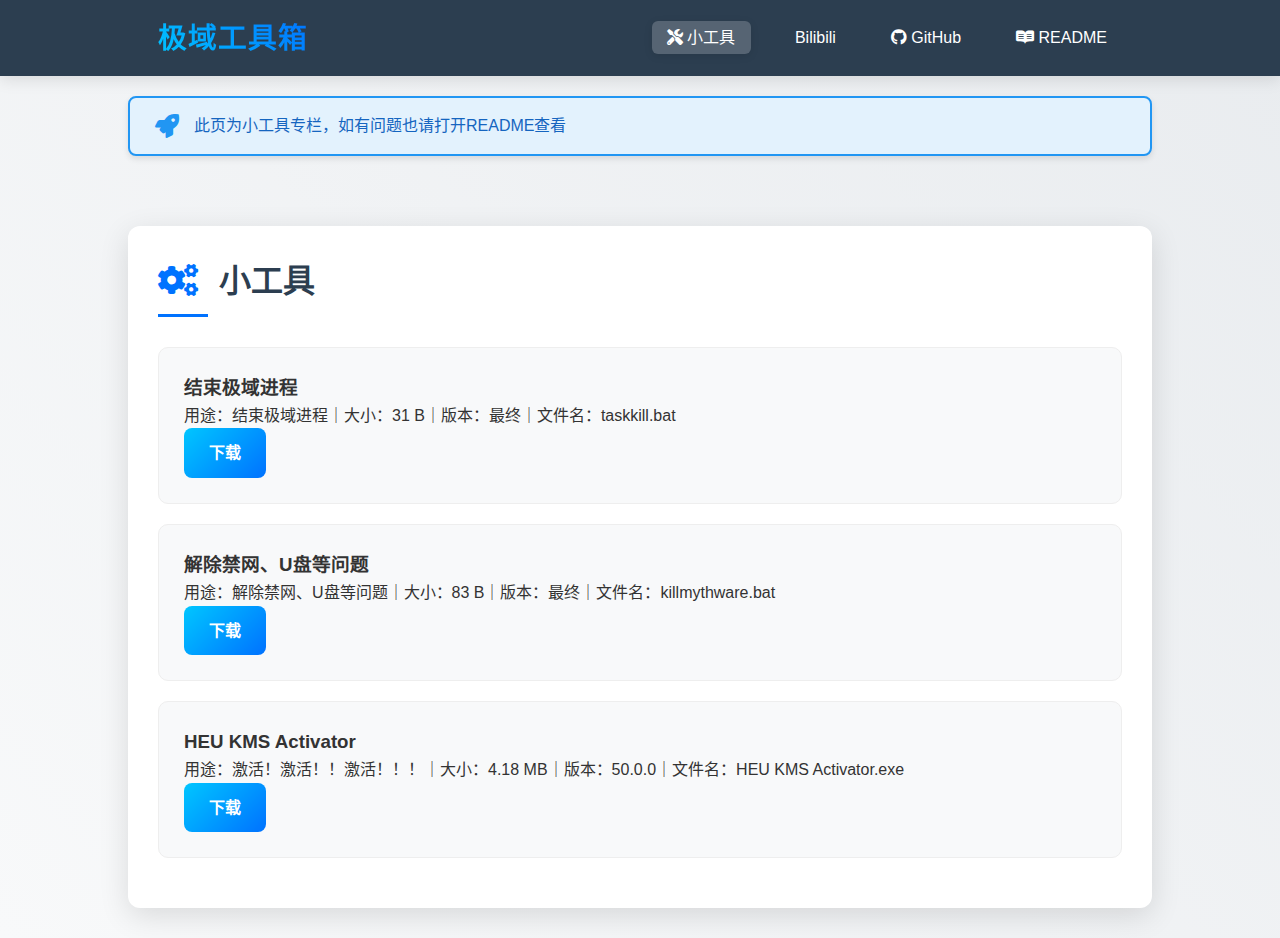
<file: sToolindex.html>
<!DOCTYPE html>
<html lang="zh-CN">
<head>
    <meta charset="UTF-8">
    <meta name="viewport" content="width=device-width, initial-scale=1.0">
    <title>极域工具箱 - 小工具</title>
    <link rel="stylesheet" href="https://cdnjs.cloudflare.com/ajax/libs/font-awesome/5.15.1/css/all.min.css">
    <link rel="stylesheet" href="index.css">
</head>
<body>
    <header>
        <nav class="navbar">
            <div class="container">
                <h1>极域工具箱</h1>
                <ul>
                    <li><a href="https://dhhdl.github.io/stool" class="active">
                        <i class="fas fa-tools"></i> 小工具</a></li>
                    <li><a href="https://space.bilibili.com/3493113704220717" target="_blank">
                        <i class="fab fa-bilibili"></i> Bilibili</a></li>
                    <li><a href="https://github.com/dhhdl/dhhdl.github.io" target="_blank">
                        <i class="fab fa-github"></i> GitHub</a></li>
                    <li><a href="https://github.com/dhhdl/dhhdl.github.io/blob/main/README.md" target="_blank">
                        <i class="fab fa-readme"></i> README</a></li>

                </ul>
            </div>
        </nav>
    </header>

    <div class="alert">
        <i class="fas fa-rocket"></i> 此页为小工具专栏，如有问题也请打开README查看
    </div>

    <main class="container">
        <section class="download-list-appban">
            <h2><i class="fas fa-cogs"></i> 小工具</h2>
            
            <div class="download-item">
                <h3>结束极域进程</h3>
                <p>用途：结束极域进程｜大小：31 B｜版本：最终｜文件名：taskkill.bat</p>
                <a href="https://wwfb.lanzouw.com/icSit2qo8vda?webpage=BDVRMVkwVzEBZwRgVDYHNFc1ADdRcgU1Cj8DMgdiW2hTZFE1WT1TNwkjA2Q_c" class="btn">下载</a>
            </div>

            <div class="download-item">
                <h3>解除禁网、U盘等问题</h3>
                <p>用途：解除禁网、U盘等问题｜大小：83 B｜版本：最终｜文件名：killmythware.bat</p>
                <a href="https://wwfb.lanzouw.com/i9Kkr2qo8veb?webpage=ATBbOwhhB2FUMlM3VDYHNFo4DjkCIQExAjdTYlM2BzQBNgdjWj4OawMpAmU_c" class="btn">下载</a>
            </div>

            <div class="download-item">
                <h3>HEU KMS Activator</h3>
                <p>用途：激活！激活！！激活！！！｜大小：4.18 MB｜版本：50.0.0｜文件名：HEU KMS Activator.exe</p>
                <a href="https://wwfb.lanzouw.com/iifD52qo8vna?webpage=UGFXNwFoUDZWMFA0A2FSYQFjBTJQcwQ0BTAGN1YzBDcHMFo5C2ZUMFN5BWI_c" class="btn">下载</a>
            </div>

        </section>

    </main>

</body>
</html>
</file>
<file: index.css>
* {
    margin: 0;
    padding: 0;
    box-sizing: border-box;
    user-select: none;
}

body {
    font-family: 'Arial', sans-serif;
    background: linear-gradient(45deg, #f8f9fa, #e9ecef);
    color: #333;
    line-height: 1.6;
    min-height: 100vh;
}

.container {
    width: 80%;
    margin: auto;
    padding: 30px 0;
    position: relative;
    z-index: 1;
}

.navbar {
    background-color: #2c3e50;
    padding: 15px 0;
    box-shadow: 0 4px 15px rgba(0,0,0,0.1);
}

.navbar .container {
    display: flex;
    justify-content: space-between;
    align-items: center;
    padding: 0 30px;
}

.navbar h1 {
    font-size: 1.8rem;
    letter-spacing: 1px;
    background: linear-gradient(45deg, #00c6ff, #0072ff);
    -webkit-background-clip: text;
    -webkit-text-fill-color: transparent;
}

.navbar ul {
    list-style: none;
    display: flex;
    gap: 25px;
}

.navbar a {
    color: white;
    text-decoration: none;
    padding: 8px 15px;
    border-radius: 6px;
    transition: all 0.3s ease;
}

.navbar a:hover {
    background: rgba(255,255,255,0.15);
    transform: translateY(-2px);
}

@media (max-width: 768px) {
    .container {
        width: 95%;
    }
    
    .navbar .container {
        flex-direction: column;
        gap: 15px;
    }
    
    .navbar ul {
        flex-wrap: wrap;
        justify-content: center;
    }
}

.alert {
    background: #e3f2fd;
    border: 2px solid #2196f3;
    color: #1565c0;
    padding: 15px 25px;
    border-radius: 8px;
    box-shadow: 0 3px 6px rgba(0,0,0,0.1);
    margin: 20px auto;
    width: 80%;
    display: flex;
    align-items: center;
}

.alert i {
    color: #2196f3;
    font-size: 24px;
    margin-right: 15px;
}

.download-list-appban {
    background: #ffffff;
    border-radius: 12px;
    box-shadow: 0 8px 30px rgba(0,0,0,0.12);
    padding: 30px;
    margin-top: 20px;
}

h2 {
    font-size: 2rem;
    color: #2c3e50;
    margin-bottom: 30px;
    position: relative;
    padding-bottom: 10px;
}

h2::after {
    content: "";
    position: absolute;
    bottom: 0;
    left: 0;
    width: 50px;
    height: 3px;
    background: #0072ff;
}

.download-item {
    padding: 25px;
    margin-bottom: 20px;
    background: #f8f9fa;
    border-radius: 10px;
    transition: all 0.3s ease;
    border: 1px solid #eee;
}

.download-item:hover {
    transform: translateY(-3px);
    box-shadow: 0 5px 15px rgba(0,0,0,0.1);
}

.btn {
    display: inline-block;
    background: linear-gradient(135deg, #00c6ff, #0072ff);
    color: white;
    padding: 12px 25px;
    border: none;
    border-radius: 8px;
    font-weight: 600;
    text-decoration: none;
    cursor: pointer;
    transition: all 0.3s ease;
}

.btn:hover {
    background: linear-gradient(135deg, #0072ff, #00c6ff);
    transform: scale(1.05);
}

footer {
    background: #2c3e50;
    color: white;
    padding: 30px 0;
    margin-top: 50px;
    text-align: center;
}

footer p {
    max-width: 800px;
    margin: 15px auto;
    line-height: 1.8;
    opacity: 0.9;
    font-size: 0.95rem;
}

@keyframes shimmer {
    0% { background-position: -200% 0; }
    100% { background-position: 200% 0; }
}

.skeleton-item {
    background: linear-gradient(90deg, #eee 25%, #f5f5f5 50%, #eee 75%);
    background-size: 200% 100%;
    animation: shimmer 1.5s infinite;
    height: 100px;
    border-radius: 10px;
    margin-bottom: 20px;
}

/* ======= sTool ======= */
.navbar a.active {
    background: rgba(255,255,255,0.2);
    box-shadow: 0 2px 8px rgba(0,0,0,0.1);
}

.tool-meta {
    margin: 12px 0;
    display: flex;
    gap: 15px;
}

.tag {
    background: rgba(0,114,255,0.1);
    color: #0072ff;
    padding: 6px 12px;
    border-radius: 20px;
    font-size: 0.9em;
}

.tag i {
    margin-right: 5px;
}

h2 i {
    margin-right: 12px;
    color: #0072ff;
}

footer .container {
    padding: 20px;
    border-top: 1px solid rgba(255,255,255,0.1);
}

footer p {
    margin: 8px auto;
}
</file>
